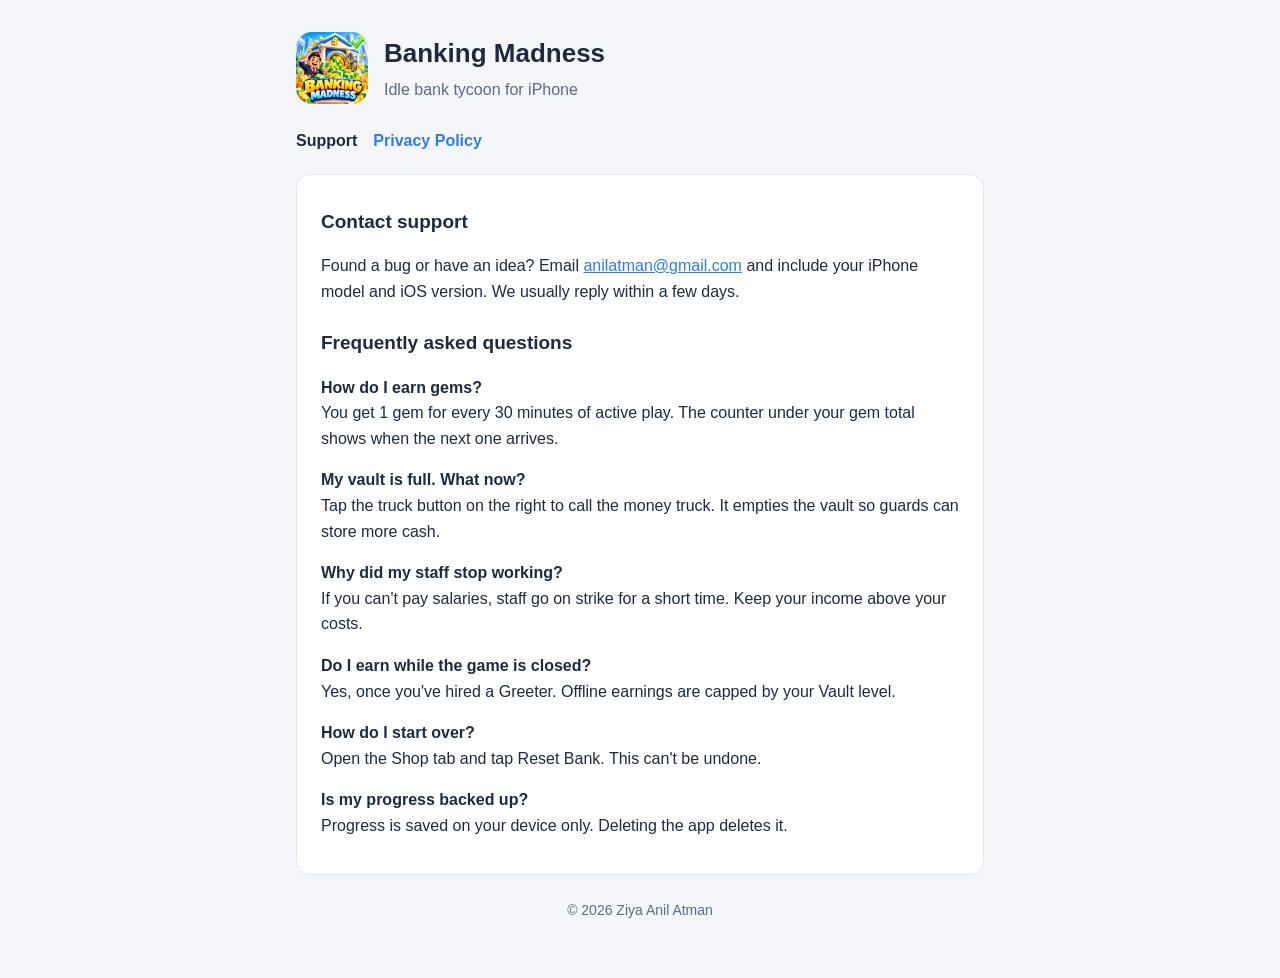
<file: index.html>
<!doctype html>
<html lang="en">
<head>
<meta charset="utf-8">
<meta name="viewport" content="width=device-width, initial-scale=1">
<title>Banking Madness Support</title>
<link rel="stylesheet" href="style.css">
</head>
<body>
<main>
  <header>
    <img src="icon.png" alt="Banking Madness app icon">
    <div>
      <h1>Banking Madness</h1>
      <p>Idle bank tycoon for iPhone</p>
    </div>
  </header>
  <nav>
    <a href="index.html" aria-current="page">Support</a>
    <a href="privacy.html">Privacy Policy</a>
  </nav>
  <div class="card">
    <h2>Contact support</h2>
    <p>Found a bug or have an idea? Email <a href="mailto:anilatman@gmail.com">anilatman@gmail.com</a> and include your iPhone model and iOS version. We usually reply within a few days.</p>

    <h2>Frequently asked questions</h2>
    <p><b>How do I earn gems?</b><br>You get 1 gem for every 30 minutes of active play. The counter under your gem total shows when the next one arrives.</p>
    <p><b>My vault is full. What now?</b><br>Tap the truck button on the right to call the money truck. It empties the vault so guards can store more cash.</p>
    <p><b>Why did my staff stop working?</b><br>If you can't pay salaries, staff go on strike for a short time. Keep your income above your costs.</p>
    <p><b>Do I earn while the game is closed?</b><br>Yes, once you've hired a Greeter. Offline earnings are capped by your Vault level.</p>
    <p><b>How do I start over?</b><br>Open the Shop tab and tap Reset Bank. This can't be undone.</p>
    <p><b>Is my progress backed up?</b><br>Progress is saved on your device only. Deleting the app deletes it.</p>
  </div>
  <footer>&copy; 2026 Ziya Anil Atman</footer>
</main>
</body>
</html>
</file>
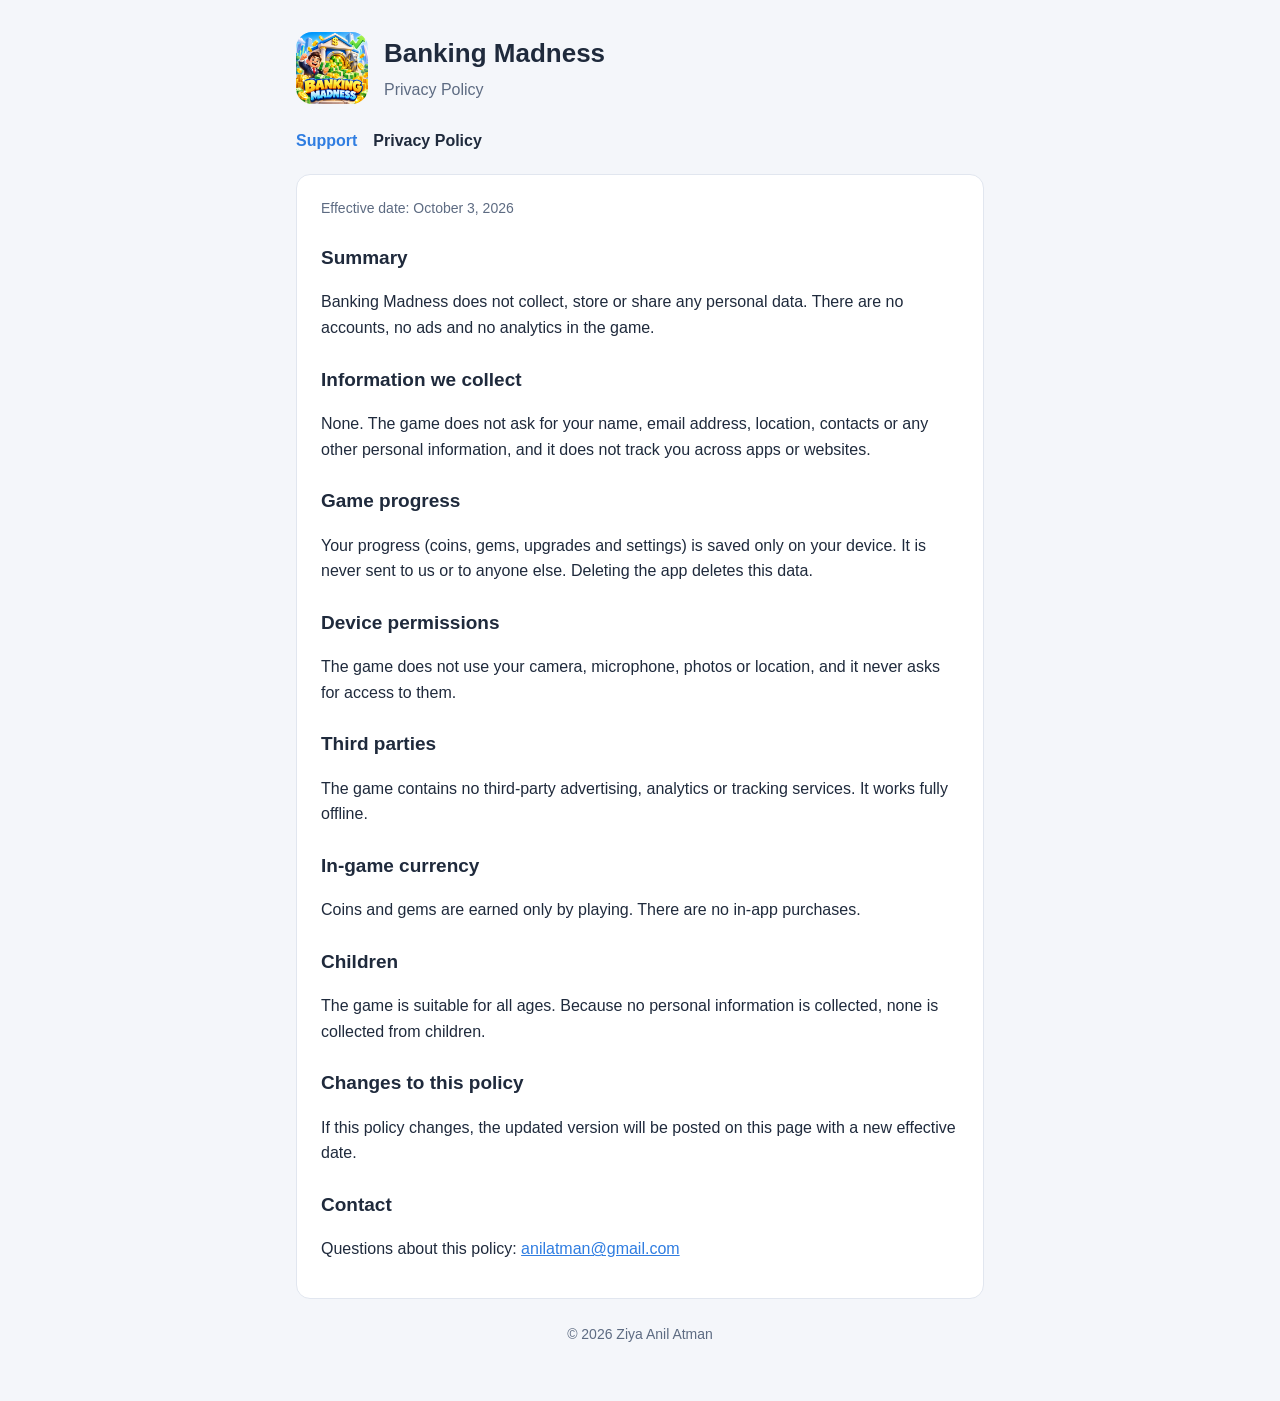
<file: privacy.html>
<!doctype html>
<html lang="en">
<head>
<meta charset="utf-8">
<meta name="viewport" content="width=device-width, initial-scale=1">
<title>Banking Madness Privacy Policy</title>
<link rel="stylesheet" href="style.css">
</head>
<body>
<main>
  <header>
    <img src="icon.png" alt="Banking Madness app icon">
    <div>
      <h1>Banking Madness</h1>
      <p>Privacy Policy</p>
    </div>
  </header>
  <nav>
    <a href="index.html">Support</a>
    <a href="privacy.html" aria-current="page">Privacy Policy</a>
  </nav>
  <div class="card">
    <p class="muted">Effective date: October 3, 2026</p>

    <h2>Summary</h2>
    <p>Banking Madness does not collect, store or share any personal data. There are no accounts, no ads and no analytics in the game.</p>

    <h2>Information we collect</h2>
    <p>None. The game does not ask for your name, email address, location, contacts or any other personal information, and it does not track you across apps or websites.</p>

    <h2>Game progress</h2>
    <p>Your progress (coins, gems, upgrades and settings) is saved only on your device. It is never sent to us or to anyone else. Deleting the app deletes this data.</p>

    <h2>Device permissions</h2>
    <p>The game does not use your camera, microphone, photos or location, and it never asks for access to them.</p>

    <h2>Third parties</h2>
    <p>The game contains no third-party advertising, analytics or tracking services. It works fully offline.</p>

    <h2>In-game currency</h2>
    <p>Coins and gems are earned only by playing. There are no in-app purchases.</p>

    <h2>Children</h2>
    <p>The game is suitable for all ages. Because no personal information is collected, none is collected from children.</p>

    <h2>Changes to this policy</h2>
    <p>If this policy changes, the updated version will be posted on this page with a new effective date.</p>

    <h2>Contact</h2>
    <p>Questions about this policy: <a href="mailto:anilatman@gmail.com">anilatman@gmail.com</a></p>
  </div>
  <footer>&copy; 2026 Ziya Anil Atman</footer>
</main>
</body>
</html>
</file>
<file: style.css>
:root {
  --bg: #f4f6fa;
  --card: #ffffff;
  --text: #1f2a3c;
  --muted: #5d6b82;
  --accent: #2f7de1;
  --line: #e1e6ef;
}
@media (prefers-color-scheme: dark) {
  :root {
    --bg: #141a24;
    --card: #1d2532;
    --text: #e8edf5;
    --muted: #9aa8bd;
    --accent: #4ea8ff;
    --line: #2c3646;
  }
}
* { box-sizing: border-box; }
body {
  margin: 0;
  background: var(--bg);
  color: var(--text);
  font: 16px/1.6 -apple-system, BlinkMacSystemFont, "Segoe UI", Roboto, sans-serif;
}
main { max-width: 720px; margin: 0 auto; padding: 32px 16px 56px; }
header { display: flex; align-items: center; gap: 16px; margin-bottom: 24px; }
header img { width: 72px; height: 72px; border-radius: 16px; }
header h1 { margin: 0; font-size: 26px; }
header p { margin: 2px 0 0; color: var(--muted); }
nav { display: flex; gap: 16px; margin-bottom: 20px; }
nav a { color: var(--accent); text-decoration: none; font-weight: 600; }
nav a[aria-current] { color: var(--text); }
.card { background: var(--card); border: 1px solid var(--line); border-radius: 14px; padding: 8px 24px 20px; }
h2 { font-size: 19px; margin: 24px 0 6px; }
p, li { color: var(--text); }
.muted { color: var(--muted); font-size: 14px; }
a { color: var(--accent); }
footer { margin-top: 24px; color: var(--muted); font-size: 14px; text-align: center; }
</file>
